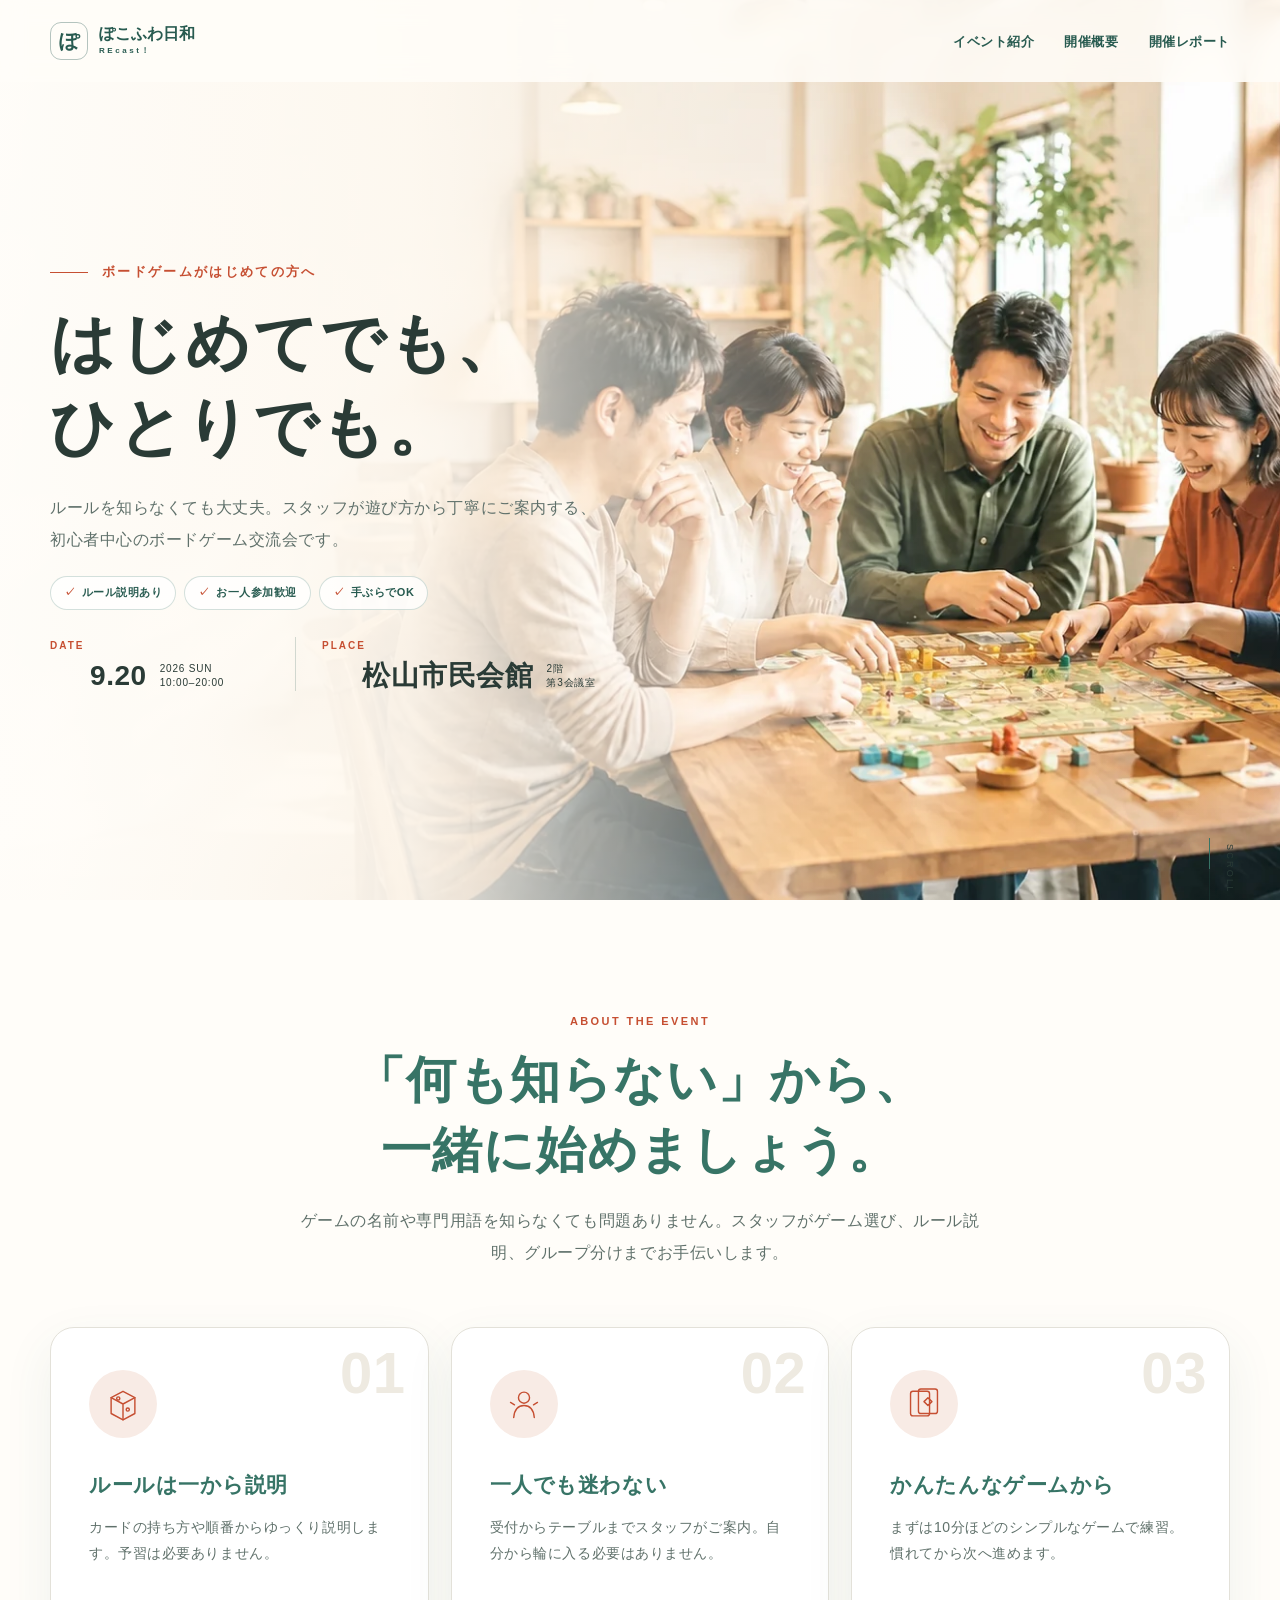
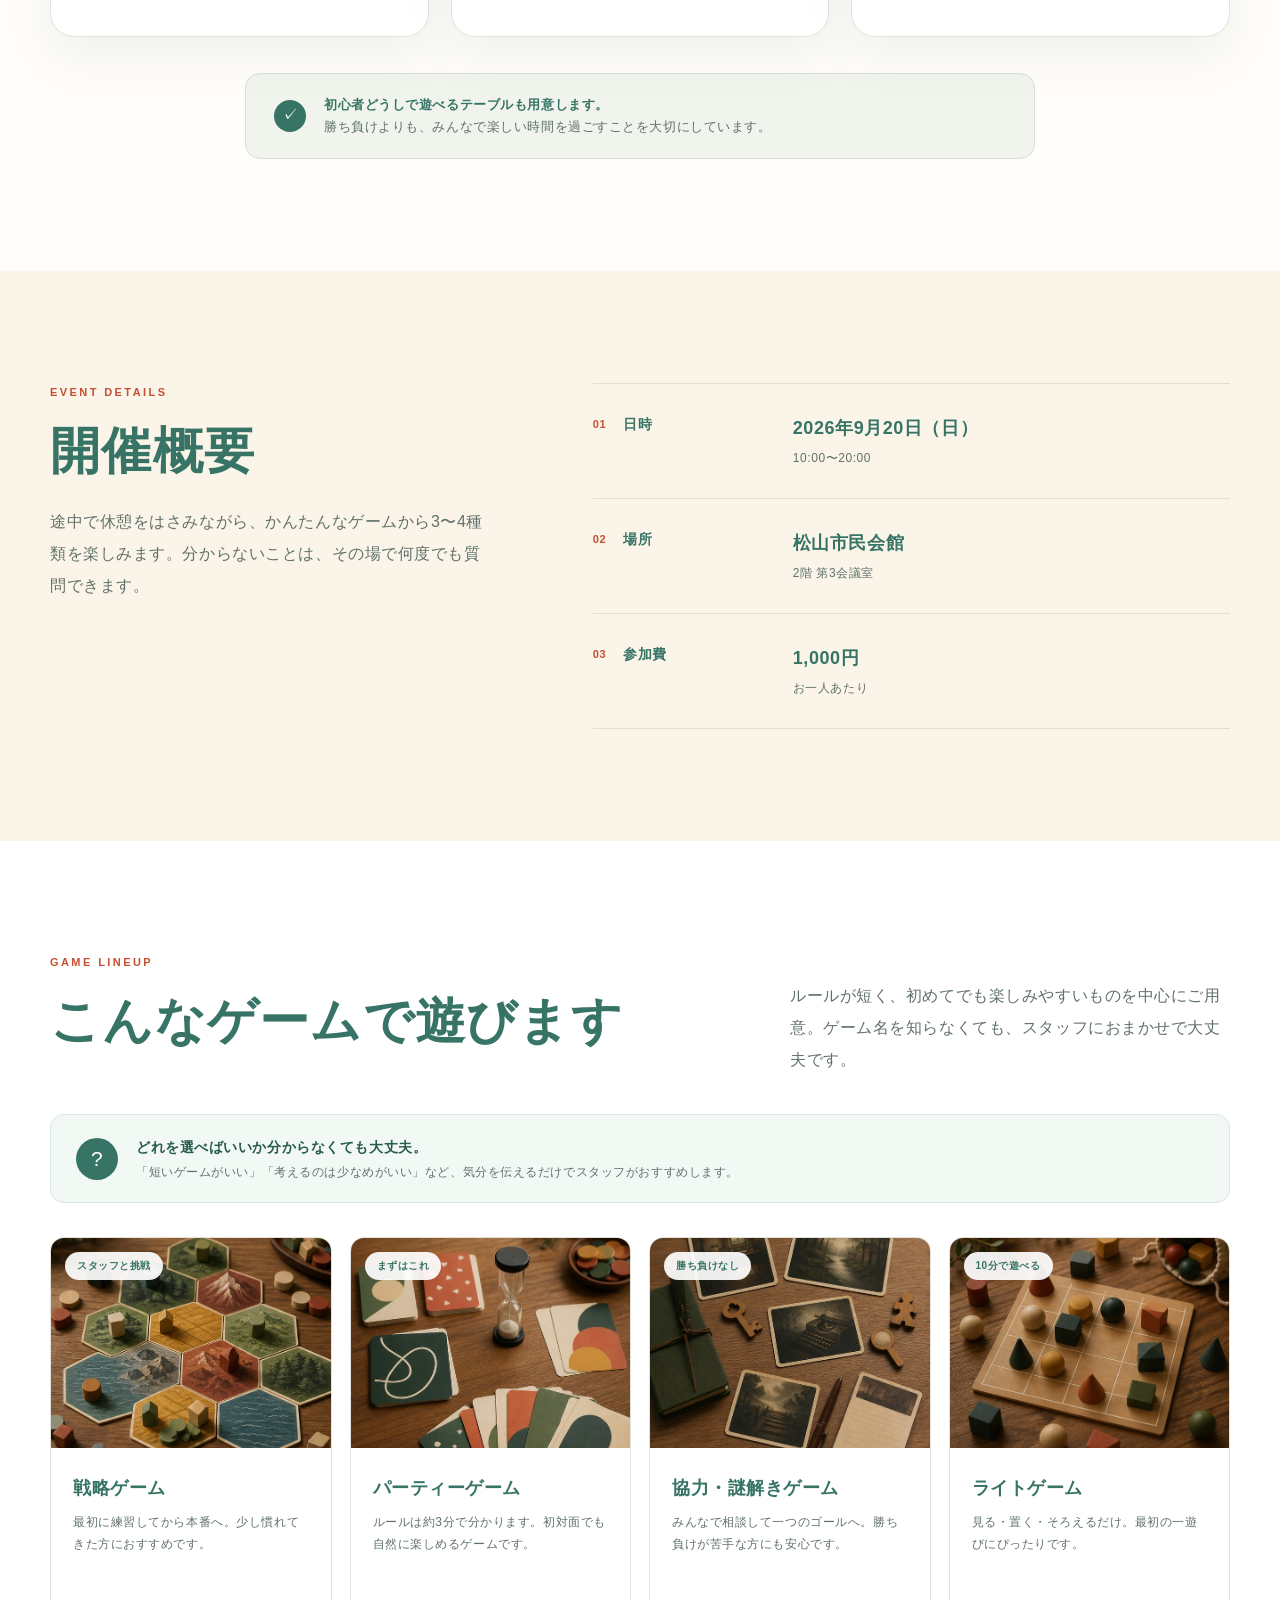
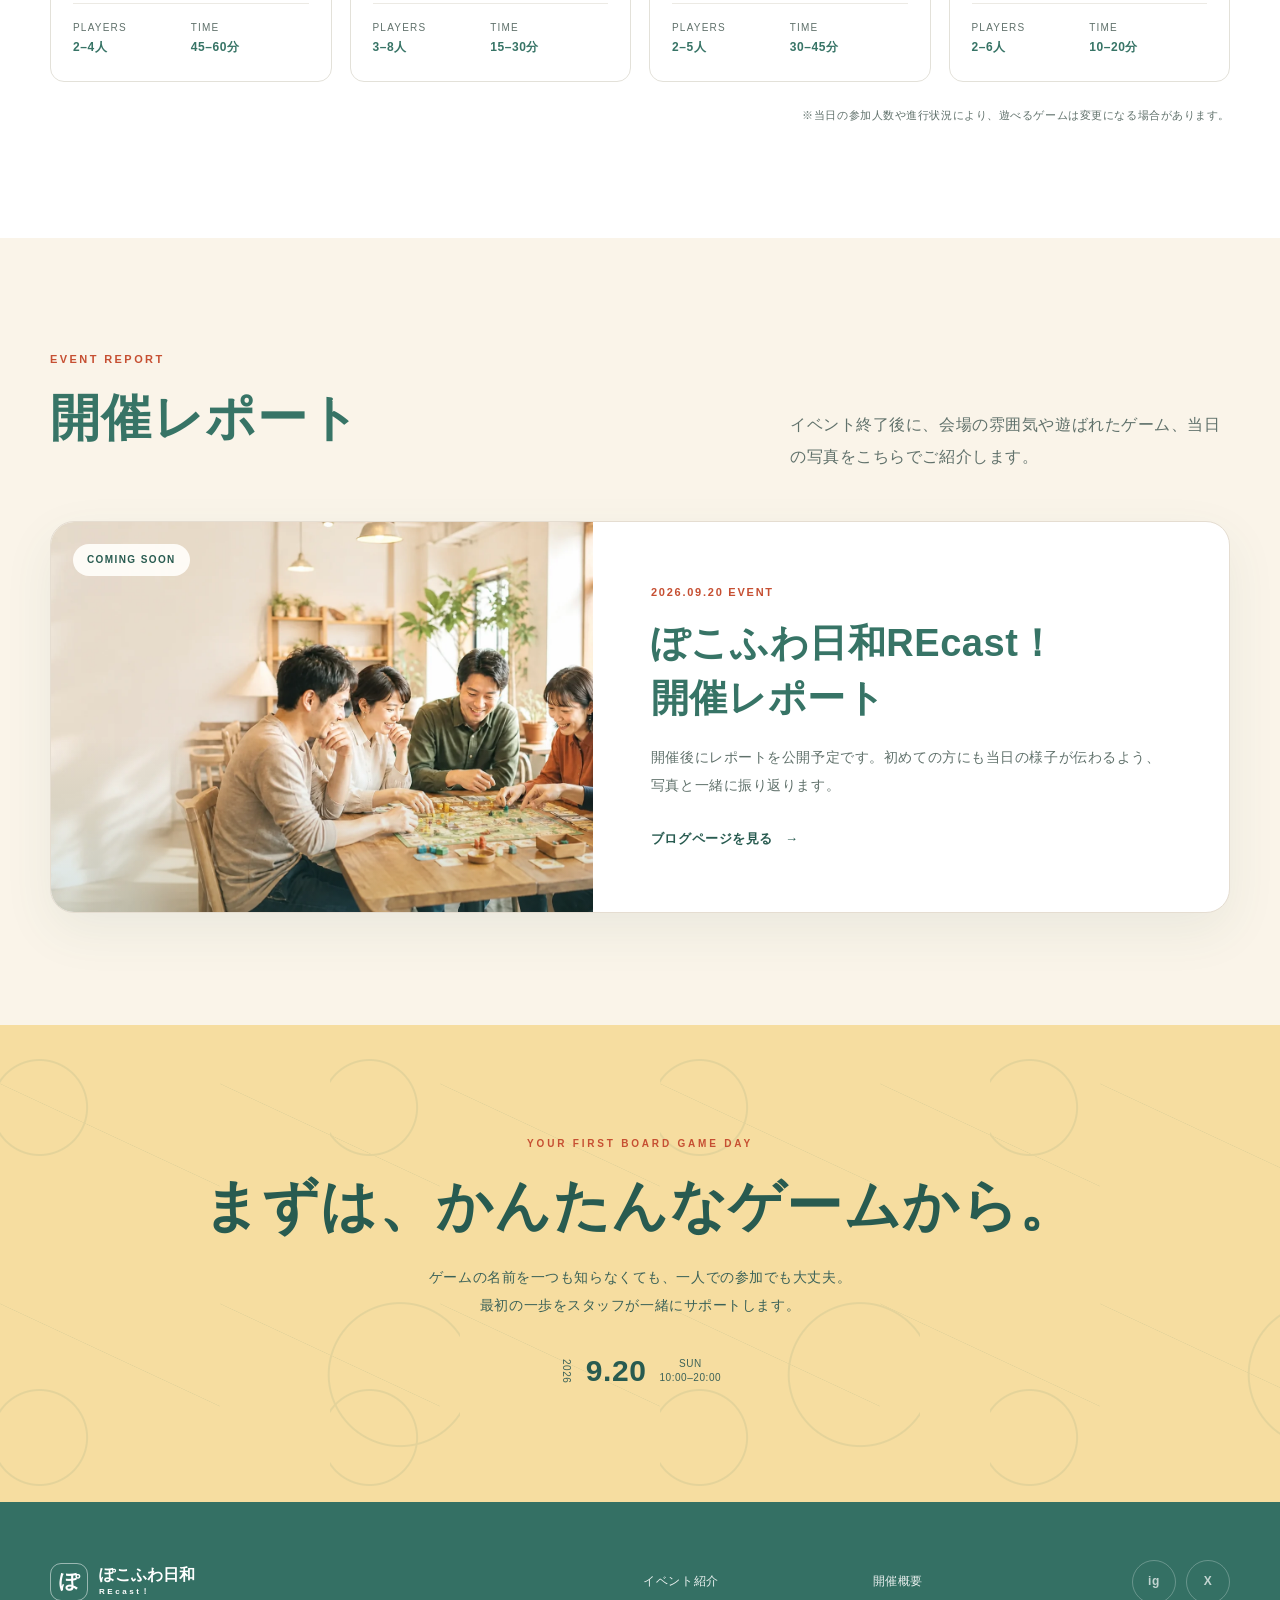
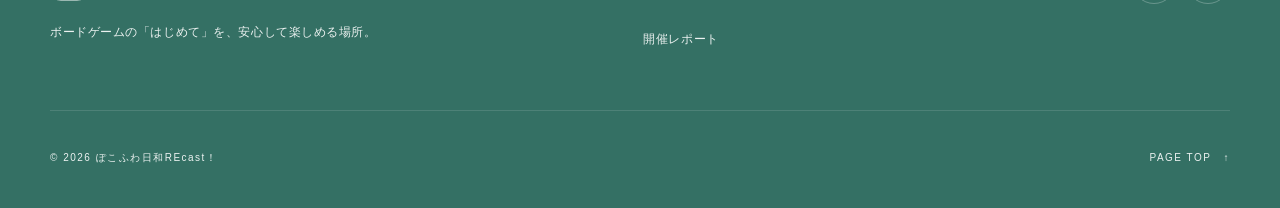
<file: index.html>
<!DOCTYPE html>
<html lang="ja">
<head>
  <meta charset="UTF-8">
  <meta name="viewport" content="width=device-width, initial-scale=1.0">
  <meta name="description" content="2026年9月20日、松山市民会館で開催する初心者歓迎のボードゲームイベント「ぽこふわ日和REcast！」の参加案内ページです。">
  <meta name="theme-color" content="#fffdf9">
  <title>ぽこふわ日和REcast！｜ボードゲームイベント</title>
  <link rel="stylesheet" href="style.css?v=7">
  <script src="script.js?v=7" defer></script>
</head>
<body>
  <a class="skip-link" href="#main-content">本文へスキップ</a>

  <!-- ヘッダー：イベント名やリンクはここで編集できます -->
  <header class="site-header" id="top">
    <div class="header-inner container">
      <a class="site-logo" href="#top" aria-label="ぽこふわ日和REcast！ トップへ">
        <span class="site-logo__mark" aria-hidden="true">ぽ</span>
        <span class="site-logo__text">ぽこふわ日和 <small>REcast！</small></span>
      </a>

      <button class="menu-button" type="button" aria-label="メニューを開く" aria-expanded="false" aria-controls="global-navigation">
        <span class="menu-button__label">メニュー</span>
        <span class="menu-button__lines" aria-hidden="true"><span></span><span></span><span></span></span>
      </button>

      <nav class="global-nav" id="global-navigation" aria-label="メインナビゲーション">
        <ul class="global-nav__list">
          <li><a href="#about">イベント紹介</a></li>
          <li><a href="#details">開催概要</a></li>
          <li><a href="blog/index.html">開催レポート</a></li>
        </ul>
      </nav>
    </div>
  </header>

  <main id="main-content" tabindex="-1">
    <!-- ファーストビュー：背景画像は images/hero-bright-v2.webp です -->
    <section class="hero" aria-labelledby="hero-title">
      <img class="hero__image" src="images/hero-bright-v2.webp" alt="大人たちが明るいカフェでボードゲームを楽しんでいる様子" width="1692" height="930" fetchpriority="high">
      <div class="hero__overlay" aria-hidden="true"></div>
      <div class="hero__inner container">
        <div class="hero__content">
          <p class="hero__eyebrow">ボードゲームがはじめての方へ</p>
          <h1 id="hero-title">はじめてでも、<br>ひとりでも。</h1>
          <p class="hero__lead">ルールを知らなくても大丈夫。スタッフが遊び方から丁寧にご案内する、初心者中心のボードゲーム交流会です。</p>

          <ul class="hero__badges" aria-label="初心者向けサポート">
            <li>ルール説明あり</li>
            <li>お一人参加歓迎</li>
            <li>手ぶらでOK</li>
          </ul>

          <dl class="hero__meta">
            <div>
              <dt>DATE</dt>
              <dd><strong>9.20</strong><span>2026 SUN<br>10:00–20:00</span></dd>
            </div>
            <div>
              <dt>PLACE</dt>
              <dd><strong>松山市民会館</strong><span>2階<br>第3会議室</span></dd>
            </div>
          </dl>

        </div>
      </div>
      <a class="hero__scroll" href="#about"><span>SCROLL</span><i aria-hidden="true"></i></a>
    </section>

    <!-- イベント紹介 -->
    <section class="section intro" id="about" aria-labelledby="about-title">
      <div class="container">
        <div class="section-heading section-heading--center">
          <p class="section-heading__label">ABOUT THE EVENT</p>
          <h2 id="about-title">「何も知らない」から、<br class="mobile-only">一緒に始めましょう。</h2>
          <p>ゲームの名前や専門用語を知らなくても問題ありません。スタッフがゲーム選び、ルール説明、グループ分けまでお手伝いします。</p>
        </div>

        <div class="feature-grid">
          <article class="feature-card">
            <span class="feature-card__number" aria-hidden="true">01</span>
            <div class="feature-card__icon" aria-hidden="true">
              <svg viewBox="0 0 48 48" role="img"><path d="M9 36V16l15-8 15 8v20L24 44 9 36Z"/><path d="m9 16 15 8 15-8M24 24v20"/><circle cx="18" cy="17" r="2"/><circle cx="30" cy="31" r="2"/></svg>
            </div>
            <h3>ルールは一から説明</h3>
            <p>カードの持ち方や順番からゆっくり説明します。予習は必要ありません。</p>
          </article>

          <article class="feature-card">
            <span class="feature-card__number" aria-hidden="true">02</span>
            <div class="feature-card__icon" aria-hidden="true">
              <svg viewBox="0 0 48 48" role="img"><circle cx="24" cy="16" r="7"/><path d="M11 41c1-10 6-15 13-15s12 5 13 15M7 22l5 3M41 22l-5 3"/></svg>
            </div>
            <h3>一人でも迷わない</h3>
            <p>受付からテーブルまでスタッフがご案内。自分から輪に入る必要はありません。</p>
          </article>

          <article class="feature-card">
            <span class="feature-card__number" aria-hidden="true">03</span>
            <div class="feature-card__icon" aria-hidden="true">
              <svg viewBox="0 0 48 48" role="img"><rect x="7" y="8" width="24" height="31" rx="3"/><rect x="17" y="5" width="24" height="31" rx="3"/><path d="m24 21 5-5 5 5-5 5-5-5Z"/></svg>
            </div>
            <h3>かんたんなゲームから</h3>
            <p>まずは10分ほどのシンプルなゲームで練習。慣れてから次へ進めます。</p>
          </article>
        </div>

        <aside class="reassurance" aria-label="安心して参加いただくためのお知らせ">
          <span class="reassurance__mark" aria-hidden="true">✓</span>
          <p><strong>初心者どうしで遊べるテーブルも用意します。</strong><br>勝ち負けよりも、みんなで楽しい時間を過ごすことを大切にしています。</p>
        </aside>
      </div>
    </section>

    <!-- 開催概要：実際の日時・会場に合わせて書き換えてください -->
    <section class="section event-details" id="details" aria-labelledby="details-title">
      <div class="container details-layout">
        <div class="section-heading">
          <p class="section-heading__label">EVENT DETAILS</p>
          <h2 id="details-title">開催概要</h2>
          <p>途中で休憩をはさみながら、かんたんなゲームから3〜4種類を楽しみます。分からないことは、その場で何度でも質問できます。</p>
        </div>

        <dl class="details-list">
          <div class="details-list__item">
            <dt><span>01</span>日時</dt>
            <dd><strong><time datetime="2026-09-20">2026年9月20日（日）</time></strong><small>10:00〜20:00</small></dd>
          </div>
          <div class="details-list__item">
            <dt><span>02</span>場所</dt>
            <dd><strong>松山市民会館</strong><small>2階 第3会議室</small></dd>
          </div>
          <div class="details-list__item">
            <dt><span>03</span>参加費</dt>
            <dd><strong>1,000円</strong><small>お一人あたり</small></dd>
          </div>
        </dl>
      </div>
    </section>

    <!-- ゲーム紹介：画像は images/ 内の同名ファイルを差し替えて変更できます -->
    <section class="section games" id="games" aria-labelledby="games-title">
      <div class="container">
        <div class="section-heading section-heading--row">
          <div>
            <p class="section-heading__label">GAME LINEUP</p>
            <h2 id="games-title">こんなゲームで遊びます</h2>
          </div>
          <p>ルールが短く、初めてでも楽しみやすいものを中心にご用意。ゲーム名を知らなくても、スタッフにおまかせで大丈夫です。</p>
        </div>

        <aside class="game-guide" aria-label="ゲーム選びのサポート">
          <span aria-hidden="true">?</span>
          <div><strong>どれを選べばいいか分からなくても大丈夫。</strong><p>「短いゲームがいい」「考えるのは少なめがいい」など、気分を伝えるだけでスタッフがおすすめします。</p></div>
        </aside>

        <div class="game-grid">
          <article class="game-card">
            <div class="game-card__image"><img src="images/game-strategy.jpg" alt="地形タイルと木製コマを使う戦略ゲーム" width="627" height="627" loading="lazy"><span>スタッフと挑戦</span></div>
            <div class="game-card__body">
              <h3>戦略ゲーム</h3>
              <p>最初に練習してから本番へ。少し慣れてきた方におすすめです。</p>
              <dl><div><dt>PLAYERS</dt><dd>2–4人</dd></div><div><dt>TIME</dt><dd>45–60分</dd></div></dl>
            </div>
          </article>

          <article class="game-card">
            <div class="game-card__image"><img src="images/game-party.jpg" alt="カードと砂時計を使うパーティーゲーム" width="627" height="627" loading="lazy"><span>まずはこれ</span></div>
            <div class="game-card__body">
              <h3>パーティーゲーム</h3>
              <p>ルールは約3分で分かります。初対面でも自然に楽しめるゲームです。</p>
              <dl><div><dt>PLAYERS</dt><dd>3–8人</dd></div><div><dt>TIME</dt><dd>15–30分</dd></div></dl>
            </div>
          </article>

          <article class="game-card">
            <div class="game-card__image"><img src="images/game-mystery.jpg" alt="カードやノートを使って謎を解く協力ゲーム" width="627" height="627" loading="lazy"><span>勝ち負けなし</span></div>
            <div class="game-card__body">
              <h3>協力・謎解きゲーム</h3>
              <p>みんなで相談して一つのゴールへ。勝ち負けが苦手な方にも安心です。</p>
              <dl><div><dt>PLAYERS</dt><dd>2–5人</dd></div><div><dt>TIME</dt><dd>30–45分</dd></div></dl>
            </div>
          </article>

          <article class="game-card">
            <div class="game-card__image"><img src="images/game-quick.jpg" alt="色と形の異なる木製コマを使う短時間ゲーム" width="627" height="627" loading="lazy"><span>10分で遊べる</span></div>
            <div class="game-card__body">
              <h3>ライトゲーム</h3>
              <p>見る・置く・そろえるだけ。最初の一遊びにぴったりです。</p>
              <dl><div><dt>PLAYERS</dt><dd>2–6人</dd></div><div><dt>TIME</dt><dd>10–20分</dd></div></dl>
            </div>
          </article>
        </div>
        <p class="games__caption">※当日の参加人数や進行状況により、遊べるゲームは変更になる場合があります。</p>
      </div>
    </section>

    <!-- 開催レポート：イベント終了後はリンク先を公開した記事へ変更できます -->
    <section class="section blog-preview" id="blog" aria-labelledby="blog-title">
      <div class="container">
        <div class="section-heading section-heading--row">
          <div>
            <p class="section-heading__label">EVENT REPORT</p>
            <h2 id="blog-title">開催レポート</h2>
          </div>
          <p>イベント終了後に、会場の雰囲気や遊ばれたゲーム、当日の写真をこちらでご紹介します。</p>
        </div>

        <a class="blog-preview-card" href="blog/index.html" aria-label="開催レポートのブログページを見る">
          <div class="blog-preview-card__image">
            <img src="images/hero-bright-v2.webp" alt="ボードゲームを囲んで交流する参加者のイメージ" width="1692" height="930" loading="lazy">
            <span>COMING SOON</span>
          </div>
          <div class="blog-preview-card__body">
            <time datetime="2026-09-20">2026.09.20 EVENT</time>
            <h3>ぽこふわ日和REcast！<br>開催レポート</h3>
            <p>開催後にレポートを公開予定です。初めての方にも当日の様子が伝わるよう、写真と一緒に振り返ります。</p>
            <span class="blog-preview-card__link">ブログページを見る <span aria-hidden="true">→</span></span>
          </div>
        </a>
      </div>
    </section>

    <!-- イベントメッセージ -->
    <section class="cta" id="event-message" aria-labelledby="cta-title">
      <div class="cta__pattern" aria-hidden="true"></div>
      <div class="container cta__inner">
        <p class="cta__label">YOUR FIRST BOARD GAME DAY</p>
        <h2 id="cta-title">まずは、かんたんな<br class="mobile-only">ゲームから。</h2>
        <p>ゲームの名前を一つも知らなくても、一人での参加でも大丈夫。<br class="desktop-only">最初の一歩をスタッフが一緒にサポートします。</p>
        <div class="cta__date"><span>2026</span><strong>9.20</strong><span>SUN<br>10:00–20:00</span></div>
      </div>
    </section>
  </main>

  <!-- フッター -->
  <footer class="site-footer">
    <div class="container footer-main">
      <div>
        <a class="site-logo site-logo--footer" href="#top" aria-label="ぽこふわ日和REcast！ トップへ">
          <span class="site-logo__mark" aria-hidden="true">ぽ</span>
          <span class="site-logo__text">ぽこふわ日和 <small>REcast！</small></span>
        </a>
        <p>ボードゲームの「はじめて」を、安心して楽しめる場所。</p>
      </div>
      <nav aria-label="フッターナビゲーション">
        <ul class="footer-links"><li><a href="#about">イベント紹介</a></li><li><a href="#details">開催概要</a></li><li><a href="blog/index.html">開催レポート</a></li></ul>
      </nav>
      <div class="social-links" aria-label="SNSリンク準備中">
        <span class="social-links__placeholder" aria-label="Instagramリンク準備中" title="Instagramリンク準備中"><span aria-hidden="true">ig</span></span>
        <span class="social-links__placeholder" aria-label="Xリンク準備中" title="Xリンク準備中"><span aria-hidden="true">X</span></span>
      </div>
    </div>
    <div class="container footer-bottom"><p>&copy; 2026 ぽこふわ日和REcast！</p><a href="#top">PAGE TOP <span aria-hidden="true">↑</span></a></div>
  </footer>

</body>
</html>
</file>
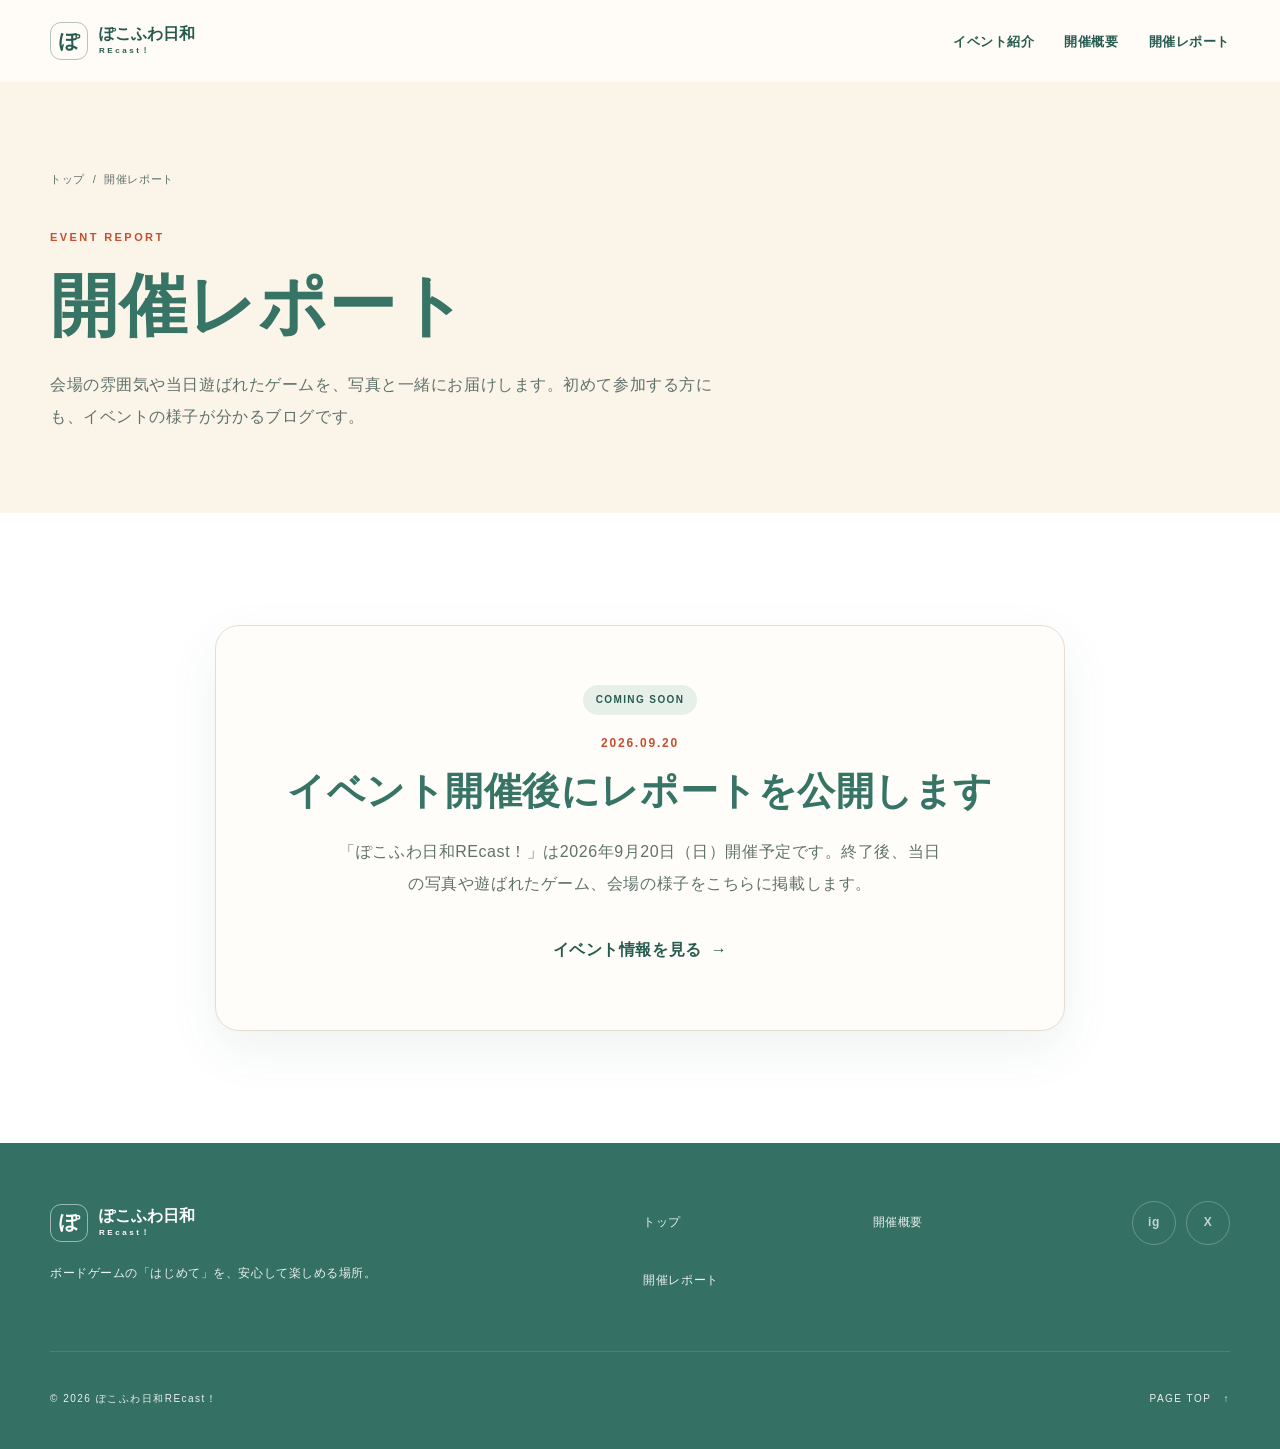
<file: blog/index.html>
<!DOCTYPE html>
<html lang="ja">
<head>
  <meta charset="UTF-8">
  <meta name="viewport" content="width=device-width, initial-scale=1.0">
  <meta name="description" content="ボードゲームイベント「ぽこふわ日和REcast！」の開催レポートを掲載するブログです。">
  <meta name="theme-color" content="#fffdf9">
  <title>開催レポート｜ぽこふわ日和REcast！</title>
  <link rel="stylesheet" href="../style.css?v=7">
  <script src="../script.js?v=7" defer></script>
</head>
<body class="blog-page">
  <a class="skip-link" href="#main-content">本文へスキップ</a>

  <header class="site-header" id="top">
    <div class="header-inner container">
      <a class="site-logo" href="../index.html" aria-label="ぽこふわ日和REcast！ トップページへ">
        <span class="site-logo__mark" aria-hidden="true">ぽ</span>
        <span class="site-logo__text">ぽこふわ日和 <small>REcast！</small></span>
      </a>

      <button class="menu-button" type="button" aria-label="メニューを開く" aria-expanded="false" aria-controls="global-navigation">
        <span class="menu-button__label">メニュー</span>
        <span class="menu-button__lines" aria-hidden="true"><span></span><span></span><span></span></span>
      </button>

      <nav class="global-nav" id="global-navigation" aria-label="メインナビゲーション">
        <ul class="global-nav__list">
          <li><a href="../index.html#about">イベント紹介</a></li>
          <li><a href="../index.html#details">開催概要</a></li>
          <li><a href="index.html" aria-current="page">開催レポート</a></li>
        </ul>
      </nav>
    </div>
  </header>

  <main id="main-content" tabindex="-1">
    <section class="blog-hero" aria-labelledby="blog-page-title">
      <div class="container">
        <nav class="breadcrumb" aria-label="パンくずリスト">
          <ol>
            <li><a href="../index.html">トップ</a></li>
            <li aria-current="page">開催レポート</li>
          </ol>
        </nav>
        <p class="blog-hero__label">EVENT REPORT</p>
        <h1 id="blog-page-title">開催レポート</h1>
        <p class="blog-hero__lead">会場の雰囲気や当日遊ばれたゲームを、写真と一緒にお届けします。初めて参加する方にも、イベントの様子が分かるブログです。</p>
      </div>
    </section>

    <section class="section blog-index" aria-labelledby="report-status-title">
      <div class="container">
        <div class="blog-empty">
          <span class="blog-empty__status">COMING SOON</span>
          <time datetime="2026-09-20">2026.09.20</time>
          <h2 id="report-status-title">イベント開催後に<br class="mobile-only">レポートを公開します</h2>
          <p>「ぽこふわ日和REcast！」は2026年9月20日（日）開催予定です。終了後、当日の写真や遊ばれたゲーム、会場の様子をこちらに掲載します。</p>
          <a class="text-link" href="../index.html#details">イベント情報を見る <span aria-hidden="true">→</span></a>
        </div>

        <!--
          記事公開後は、このコメントの下に記事カードを追加します。
          詳しい手順は同じフォルダ内の README.md を参照してください。
        -->
      </div>
    </section>
  </main>

  <footer class="site-footer">
    <div class="container footer-main">
      <div>
        <a class="site-logo site-logo--footer" href="../index.html" aria-label="ぽこふわ日和REcast！ トップページへ">
          <span class="site-logo__mark" aria-hidden="true">ぽ</span>
          <span class="site-logo__text">ぽこふわ日和 <small>REcast！</small></span>
        </a>
        <p>ボードゲームの「はじめて」を、安心して楽しめる場所。</p>
      </div>
      <nav aria-label="フッターナビゲーション">
        <ul class="footer-links"><li><a href="../index.html">トップ</a></li><li><a href="../index.html#details">開催概要</a></li><li><a href="index.html" aria-current="page">開催レポート</a></li></ul>
      </nav>
      <div class="social-links" aria-label="SNSリンク準備中">
        <span class="social-links__placeholder" aria-label="Instagramリンク準備中" title="Instagramリンク準備中"><span aria-hidden="true">ig</span></span>
        <span class="social-links__placeholder" aria-label="Xリンク準備中" title="Xリンク準備中"><span aria-hidden="true">X</span></span>
      </div>
    </div>
    <div class="container footer-bottom"><p>&copy; 2026 ぽこふわ日和REcast！</p><a href="#top">PAGE TOP <span aria-hidden="true">↑</span></a></div>
  </footer>
</body>
</html>
</file>
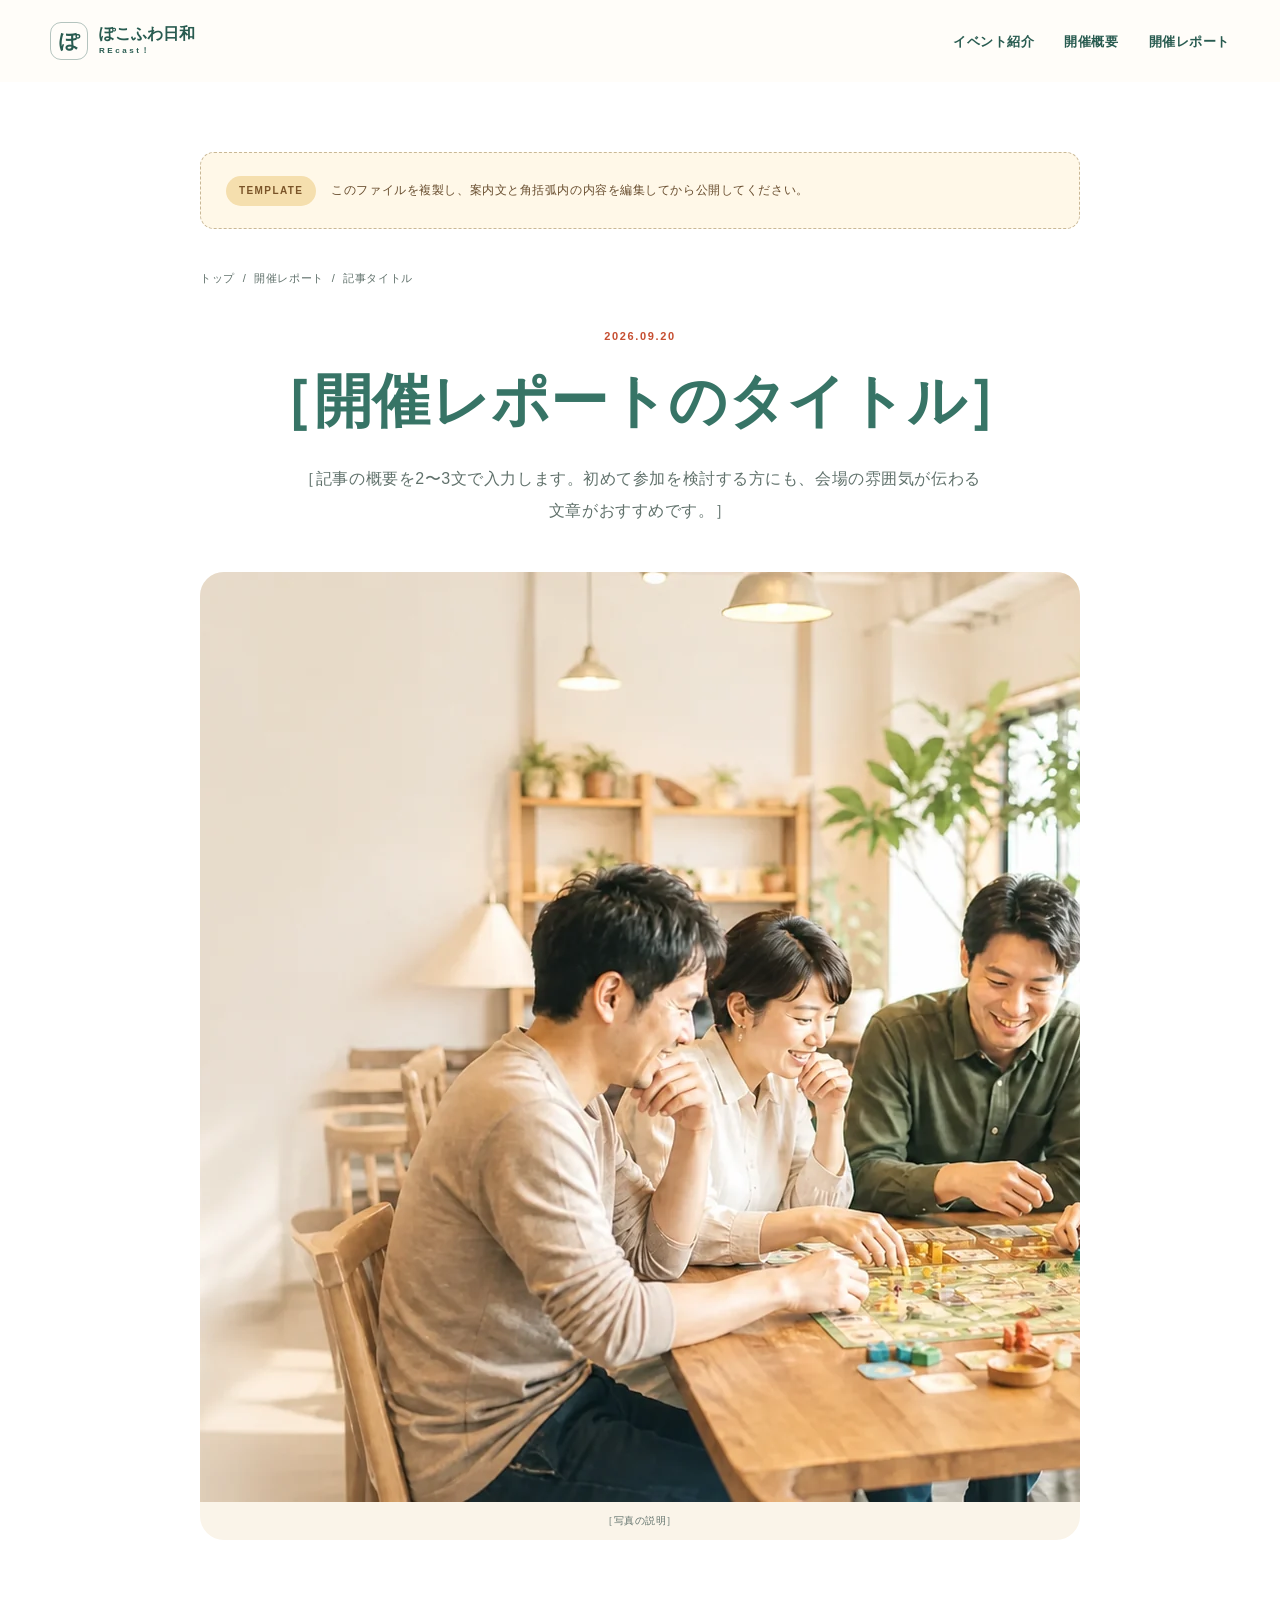
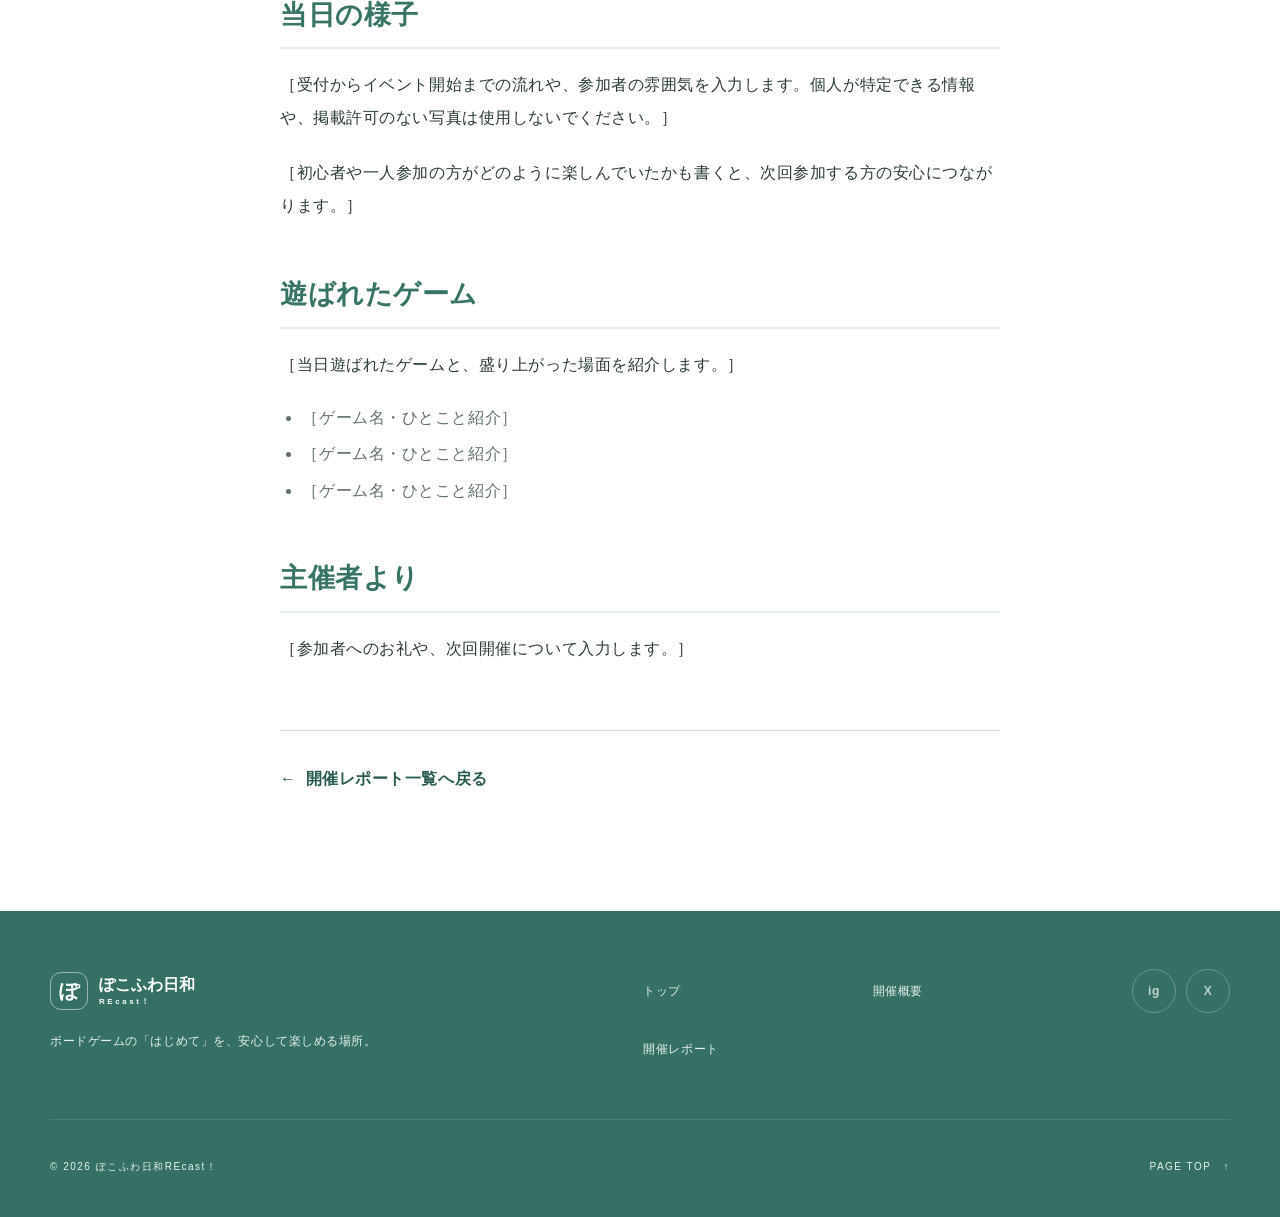
<file: blog/post-template.html>
<!DOCTYPE html>
<html lang="ja">
<head>
  <meta charset="UTF-8">
  <meta name="viewport" content="width=device-width, initial-scale=1.0">
  <meta name="description" content="開催レポート記事の説明文を入力してください。">
  <meta name="robots" content="noindex, nofollow">
  <meta name="theme-color" content="#fffdf9">
  <title>開催レポート記事テンプレート｜ぽこふわ日和REcast！</title>
  <link rel="stylesheet" href="../style.css?v=7">
  <script src="../script.js?v=7" defer></script>
</head>
<body class="blog-page">
  <a class="skip-link" href="#main-content">本文へスキップ</a>

  <header class="site-header" id="top">
    <div class="header-inner container">
      <a class="site-logo" href="../index.html" aria-label="ぽこふわ日和REcast！ トップページへ">
        <span class="site-logo__mark" aria-hidden="true">ぽ</span>
        <span class="site-logo__text">ぽこふわ日和 <small>REcast！</small></span>
      </a>

      <button class="menu-button" type="button" aria-label="メニューを開く" aria-expanded="false" aria-controls="global-navigation">
        <span class="menu-button__label">メニュー</span>
        <span class="menu-button__lines" aria-hidden="true"><span></span><span></span><span></span></span>
      </button>

      <nav class="global-nav" id="global-navigation" aria-label="メインナビゲーション">
        <ul class="global-nav__list">
          <li><a href="../index.html#about">イベント紹介</a></li>
          <li><a href="../index.html#details">開催概要</a></li>
          <li><a href="index.html">開催レポート</a></li>
        </ul>
      </nav>
    </div>
  </header>

  <main id="main-content" tabindex="-1" class="article-page">
    <article class="article-shell">
      <aside class="article-template-notice" aria-label="編集者向けのお知らせ">
        <span class="article-template-notice__label">TEMPLATE</span>
        <p>このファイルを複製し、案内文と角括弧内の内容を編集してから公開してください。</p>
      </aside>

      <nav class="breadcrumb" aria-label="パンくずリスト">
        <ol>
          <li><a href="../index.html">トップ</a></li>
          <li><a href="index.html">開催レポート</a></li>
          <li aria-current="page">記事タイトル</li>
        </ol>
      </nav>

      <header class="article-header">
        <time datetime="2026-09-20">2026.09.20</time>
        <h1>［開催レポートのタイトル］</h1>
        <p>［記事の概要を2〜3文で入力します。初めて参加を検討する方にも、会場の雰囲気が伝わる文章がおすすめです。］</p>
      </header>

      <figure class="article-hero-image">
        <!-- 写真は ../images/blog/ に保存し、下の src と alt を変更してください -->
        <img src="../images/hero-bright-v2.webp" alt="イベント当日のメイン写真の説明を入力してください" width="1692" height="930">
        <figcaption>［写真の説明］</figcaption>
      </figure>

      <div class="article-content">
        <section aria-labelledby="report-overview">
          <h2 id="report-overview">当日の様子</h2>
          <p>［受付からイベント開始までの流れや、参加者の雰囲気を入力します。個人が特定できる情報や、掲載許可のない写真は使用しないでください。］</p>
          <p>［初心者や一人参加の方がどのように楽しんでいたかも書くと、次回参加する方の安心につながります。］</p>
        </section>

        <section aria-labelledby="report-games">
          <h2 id="report-games">遊ばれたゲーム</h2>
          <p>［当日遊ばれたゲームと、盛り上がった場面を紹介します。］</p>
          <ul>
            <li>［ゲーム名・ひとこと紹介］</li>
            <li>［ゲーム名・ひとこと紹介］</li>
            <li>［ゲーム名・ひとこと紹介］</li>
          </ul>
        </section>

        <section aria-labelledby="report-comment">
          <h2 id="report-comment">主催者より</h2>
          <p>［参加者へのお礼や、次回開催について入力します。］</p>
        </section>
      </div>

      <footer class="article-footer">
        <a class="text-link" href="index.html"><span aria-hidden="true">←</span> 開催レポート一覧へ戻る</a>
      </footer>
    </article>
  </main>

  <footer class="site-footer">
    <div class="container footer-main">
      <div>
        <a class="site-logo site-logo--footer" href="../index.html" aria-label="ぽこふわ日和REcast！ トップページへ">
          <span class="site-logo__mark" aria-hidden="true">ぽ</span>
          <span class="site-logo__text">ぽこふわ日和 <small>REcast！</small></span>
        </a>
        <p>ボードゲームの「はじめて」を、安心して楽しめる場所。</p>
      </div>
      <nav aria-label="フッターナビゲーション">
        <ul class="footer-links"><li><a href="../index.html">トップ</a></li><li><a href="../index.html#details">開催概要</a></li><li><a href="index.html">開催レポート</a></li></ul>
      </nav>
      <div class="social-links" aria-label="SNSリンク準備中">
        <span class="social-links__placeholder" aria-label="Instagramリンク準備中" title="Instagramリンク準備中"><span aria-hidden="true">ig</span></span>
        <span class="social-links__placeholder" aria-label="Xリンク準備中" title="Xリンク準備中"><span aria-hidden="true">X</span></span>
      </div>
    </div>
    <div class="container footer-bottom"><p>&copy; 2026 ぽこふわ日和REcast！</p><a href="#top">PAGE TOP <span aria-hidden="true">↑</span></a></div>
  </footer>
</body>
</html>
</file>
<file: style.css>
/* ==================================================
   1. 基本設定・カラーパレット
   色を変更する場合は、まず下の変数を編集してください。
================================================== */
:root {
  --color-green: #377466;
  --color-green-dark: #285b50;
  --color-terracotta: #c64f32;
  --color-cream: #faf4e9;
  --color-cream-light: #fffdf9;
  --color-ink: #2a3b36;
  --color-muted: #60716b;
  --color-line: #e5ddd1;
  --color-white: #fff;
  --shadow-card: 0 18px 50px rgba(55, 97, 84, 0.08);
  --radius-large: 24px;
  --radius-medium: 14px;
  --container: 1180px;
  --header-height: 82px;
  --touch-target: 44px;
  --font-body: "Hiragino Maru Gothic ProN", "BIZ UDPGothic", "Yu Gothic", "YuGothic", sans-serif;
  --font-display: "Hiragino Maru Gothic ProN", "BIZ UDPGothic", "Yu Gothic", "YuGothic", sans-serif;
  --font-accent: "Arial Rounded MT Bold", "Avenir Next Rounded", Arial, sans-serif;
}

*, *::before, *::after { box-sizing: border-box; }
html { scroll-behavior: smooth; scroll-padding-top: var(--header-height); }
body {
  margin: 0;
  color: var(--color-ink);
  background: var(--color-cream-light);
  font-family: var(--font-body);
  font-size: 16px;
  line-height: 1.8;
  letter-spacing: 0.035em;
  font-feature-settings: "palt" 1;
  -webkit-font-smoothing: antialiased;
}
body.menu-open { overflow: hidden; }
img { display: block; max-width: 100%; }
a { color: inherit; text-decoration: none; }
button { color: inherit; font: inherit; }
ul, ol { margin: 0; padding: 0; list-style: none; }
h1, h2, h3, p, dl, dd { margin-top: 0; }
button, a { -webkit-tap-highlight-color: transparent; }
:focus-visible { outline: 3px solid #005fcc; outline-offset: 3px; box-shadow: 0 0 0 5px #fff; }
#main-content:focus { outline: none; box-shadow: none; }

.container { width: min(calc(100% - 48px), var(--container)); margin-inline: auto; }
.mobile-only { display: none; }
.skip-link { position: fixed; z-index: 200; top: 8px; left: 8px; padding: 10px 18px; background: #fff; color: var(--color-green); transform: translateY(-150%); }
.skip-link:focus { transform: translateY(0); }

/* ==================================================
   2. ヘッダー・ナビゲーション
================================================== */
.site-header { position: fixed; z-index: 100; top: 0; left: 0; width: 100%; color: var(--color-green-dark); background: rgba(255, 253, 249, .88); transition: background .3s ease, box-shadow .3s ease; backdrop-filter: blur(12px); }
.site-header.is-scrolled { background: rgba(255, 253, 249, .97); box-shadow: 0 4px 22px rgba(44, 76, 67, .1); }
.header-inner { display: flex; height: var(--header-height); align-items: center; justify-content: space-between; }
.site-logo { display: inline-flex; min-height: var(--touch-target); align-items: center; gap: 11px; font-weight: 800; line-height: 1.05; letter-spacing: .005em; }
.site-logo__mark { display: grid; width: 38px; height: 38px; place-items: center; border: 1px solid rgba(40,91,80,.35); border-radius: 11px; font-family: var(--font-accent); font-size: 20px; }
.site-logo__text { display: flex; flex-direction: column; font-family: var(--font-accent); font-size: 16px; }
.site-logo__text small { margin-top: 4px; font-family: inherit; font-size: 8px; letter-spacing: .32em; }
.global-nav, .global-nav__list { display: flex; align-items: center; }
.global-nav { gap: 36px; }
.global-nav__list { gap: 30px; }
.global-nav__list a { position: relative; padding-block: 10px; font-size: 13px; font-weight: 700; }
.global-nav__list a::after { position: absolute; bottom: 4px; left: 0; width: 100%; height: 1px; background: currentColor; content: ""; transform: scaleX(0); transition: transform .2s ease; }
.global-nav__list a:hover::after { transform: scaleX(1); }
.menu-button { display: none; }

/* ==================================================
   3. ファーストビュー
================================================== */
.hero { position: relative; display: grid; min-height: 780px; height: min(920px, 100svh); place-items: center; overflow: hidden; color: var(--color-ink); background: var(--color-cream); }
.hero__image, .hero__overlay { position: absolute; inset: 0; width: 100%; height: 100%; }
.hero__image { object-fit: cover; object-position: center; }
.hero__overlay { background: linear-gradient(90deg, rgba(255,253,249,.98) 0%, rgba(255,250,242,.92) 32%, rgba(255,250,242,.34) 58%, rgba(255,255,255,.02) 76%); }
.hero__inner { position: relative; z-index: 2; padding-top: var(--header-height); }
.hero__content { width: min(650px, 58%); }
.hero__eyebrow { display: flex; align-items: center; gap: 14px; margin-bottom: 17px; color: var(--color-terracotta); font-size: 13px; font-weight: 800; letter-spacing: .18em; }
.hero__eyebrow::before { width: 38px; height: 1px; background: currentColor; content: ""; }
.hero h1 { margin-bottom: 22px; font-family: var(--font-display); font-size: clamp(48px, 5vw, 76px); font-weight: 700; line-height: 1.32; letter-spacing: .025em; text-wrap: balance; }
.hero__lead { max-width: 560px; margin-bottom: 20px; color: var(--color-muted); font-size: 16px; line-height: 2; }
.hero__badges { display: flex; flex-wrap: wrap; gap: 8px; margin-bottom: 27px; }
.hero__badges li { padding: 6px 13px; border: 1px solid rgba(55,116,102,.22); border-radius: 999px; color: var(--color-green-dark); background: rgba(255,255,255,.76); font-size: 11px; font-weight: 700; }
.hero__badges li::before { margin-right: 6px; color: var(--color-terracotta); content: "✓"; }
.hero__meta { display: flex; margin-bottom: 31px; }
.hero__meta > div { min-width: 245px; padding: 0 26px; border-left: 1px solid rgba(40,91,80,.2); }
.hero__meta > div:first-child { padding-left: 0; border-left: 0; }
.hero__meta dt { margin-bottom: 7px; color: var(--color-terracotta); font-family: var(--font-accent); font-size: 10px; font-weight: 700; letter-spacing: .2em; }
.hero__meta dd { display: flex; align-items: center; gap: 13px; margin-bottom: 0; }
.hero__meta strong { font-family: var(--font-accent); font-size: 28px; font-weight: 700; line-height: 1; }
.hero__meta span { font-size: 10px; line-height: 1.45; letter-spacing: .08em; }
.hero__scroll { position: absolute; z-index: 2; right: 42px; bottom: 0; display: flex; flex-direction: column; align-items: center; gap: 12px; font-size: 9px; letter-spacing: .25em; writing-mode: vertical-rl; }
.hero__scroll i { display: block; width: 1px; height: 62px; overflow: hidden; background: rgba(40,91,80,.25); }
.hero__scroll i::after { display: block; width: 100%; height: 50%; background: var(--color-green); content: ""; animation: scroll-line 2s infinite ease-in-out; }
@keyframes scroll-line { 0% { transform: translateY(-100%); } 55%,100% { transform: translateY(210%); } }

/* ==================================================
   4. 共通セクション見出し
================================================== */
.section { padding: 112px 0; }
.section-heading { max-width: 490px; }
.section-heading--center { max-width: 700px; margin: 0 auto 58px; text-align: center; }
.section-heading--row { display: flex; max-width: none; align-items: flex-end; justify-content: space-between; margin-bottom: 48px; }
.section-heading--row > p { max-width: 440px; margin-bottom: 7px; }
.section-heading__label { margin-bottom: 13px; color: var(--color-terracotta); font-family: var(--font-accent); font-size: 11px; font-weight: 800; letter-spacing: .22em; }
.section-heading h2 { margin-bottom: 20px; color: var(--color-green); font-family: var(--font-display); font-size: clamp(34px, 4vw, 50px); font-weight: 700; line-height: 1.4; letter-spacing: .025em; text-wrap: balance; }
.section-heading > p:last-child { margin-bottom: 0; color: var(--color-muted); line-height: 2; }

/* ==================================================
   5. イベント紹介
================================================== */
.intro { position: relative; background: var(--color-cream-light); }
.feature-grid { display: grid; grid-template-columns: repeat(3, 1fr); gap: 22px; }
.feature-card { position: relative; min-height: 310px; padding: 42px 38px 36px; overflow: hidden; border: 1px solid #e3e1d9; border-radius: var(--radius-large); background: var(--color-white); box-shadow: var(--shadow-card); }
.feature-card__number { position: absolute; top: 16px; right: 22px; color: #eeeae1; font-family: var(--font-accent); font-size: 58px; font-weight: 700; line-height: 1; }
.feature-card__icon { display: grid; width: 68px; height: 68px; margin-bottom: 28px; place-items: center; border-radius: 50%; color: var(--color-terracotta); background: #f8ebe5; }
.feature-card__icon svg { width: 38px; fill: none; stroke: currentColor; stroke-linecap: round; stroke-linejoin: round; stroke-width: 1.8; }
.feature-card h3 { margin-bottom: 10px; color: var(--color-green); font-size: 21px; }
.feature-card p { margin-bottom: 0; color: var(--color-muted); font-size: 14px; line-height: 1.9; }
.reassurance { display: flex; max-width: 790px; align-items: center; gap: 18px; margin: 36px auto 0; padding: 20px 28px; border: 1px solid #d9ded6; border-radius: 15px; background: #f0f4ed; }
.reassurance__mark { display: grid; flex: 0 0 auto; width: 32px; height: 32px; place-items: center; border-radius: 50%; color: #fff; background: var(--color-green); }
.reassurance p { margin-bottom: 0; color: var(--color-muted); font-size: 13px; line-height: 1.7; }
.reassurance strong { color: var(--color-green); }

/* ==================================================
   6. 開催概要
================================================== */
.event-details { background: var(--color-cream); }
.details-layout { display: grid; grid-template-columns: .82fr 1.18fr; gap: 100px; }
.details-layout .section-heading { position: sticky; top: calc(var(--header-height) + 48px); align-self: start; }
.details-list { margin: 0; }
.details-list__item { display: grid; grid-template-columns: 160px 1fr; align-items: start; padding: 28px 0; border-bottom: 1px solid var(--color-line); }
.details-list__item:first-child { border-top: 1px solid var(--color-line); }
.details-list dt { display: flex; align-items: center; gap: 17px; color: var(--color-green); font-size: 14px; font-weight: 700; }
.details-list dt span { color: var(--color-terracotta); font-family: var(--font-accent); font-size: 11px; }
.details-list dd { margin-bottom: 0; }
.details-list dd strong, .details-list dd small { display: block; }
.details-list dd strong { margin-bottom: 4px; color: var(--color-green); font-size: 18px; }
.details-list dd small { color: var(--color-muted); font-size: 12px; }

/* ==================================================
   7. ゲームカード
================================================== */
.games { background: #fff; }
.game-guide { display: flex; align-items: center; gap: 18px; margin: -10px 0 34px; padding: 20px 25px; border: 1px solid #d9e5df; border-radius: var(--radius-medium); background: #f2f8f4; }
.game-guide > span { display: grid; flex: 0 0 auto; width: 42px; height: 42px; place-items: center; border-radius: 50%; color: #fff; background: var(--color-green); font-family: var(--font-accent); font-size: 21px; }
.game-guide strong { display: block; margin-bottom: 2px; color: var(--color-green-dark); font-size: 14px; }
.game-guide p { margin: 0; color: var(--color-muted); font-size: 12px; line-height: 1.7; }
.game-grid { display: grid; grid-template-columns: repeat(4, 1fr); gap: 18px; }
.game-card { overflow: hidden; border: 1px solid #e3e1d9; border-radius: var(--radius-medium); background: #fff; transition: transform .25s ease, box-shadow .25s ease; }
.game-card:hover { box-shadow: var(--shadow-card); transform: translateY(-5px); }
.game-card__image { position: relative; aspect-ratio: 4 / 3; overflow: hidden; background: #ddd; }
.game-card__image img { width: 100%; height: 100%; object-fit: cover; transition: transform .5s ease; }
.game-card:hover .game-card__image img { transform: scale(1.035); }
.game-card__image span { position: absolute; top: 14px; left: 14px; padding: 5px 12px; border-radius: 999px; color: var(--color-green); background: rgba(255,255,255,.92); font-size: 10px; font-weight: 700; }
.game-card__body { padding: 24px 22px 22px; }
.game-card h3 { margin-bottom: 8px; color: var(--color-green); font-size: 18px; }
.game-card p { min-height: 73px; margin-bottom: 18px; color: var(--color-muted); font-size: 12px; line-height: 1.8; }
.game-card dl { display: flex; margin: 0; padding-top: 15px; border-top: 1px solid #eceae4; }
.game-card dl > div { width: 50%; }
.game-card dt { color: var(--color-muted); font-family: var(--font-accent); font-size: 10px; letter-spacing: .12em; }
.game-card dd { margin: 0; color: var(--color-green); font-size: 12px; font-weight: 700; }
.games__caption { margin: 24px 0 0; color: var(--color-muted); font-size: 11px; text-align: right; }

/* ==================================================
   8. 開催レポート・ブログ
================================================== */
.blog-preview { background: var(--color-cream); }
.blog-preview-card { display: grid; grid-template-columns: minmax(0, .92fr) minmax(0, 1.08fr); overflow: hidden; border: 1px solid var(--color-line); border-radius: var(--radius-large); background: #fff; box-shadow: var(--shadow-card); transition: transform .25s ease, box-shadow .25s ease; }
.blog-preview-card:hover { box-shadow: 0 24px 58px rgba(55, 97, 84, .14); transform: translateY(-4px); }
.blog-preview-card__image { position: relative; min-height: 390px; overflow: hidden; background: #e7e0d6; }
.blog-preview-card__image::after { position: absolute; inset: 0; background: linear-gradient(180deg, transparent 55%, rgba(40, 91, 80, .18)); content: ""; }
.blog-preview-card__image img { width: 100%; height: 100%; object-fit: cover; transition: transform .5s ease; }
.blog-preview-card:hover .blog-preview-card__image img { transform: scale(1.025); }
.blog-preview-card__image > span { position: absolute; z-index: 1; top: 22px; left: 22px; padding: 7px 14px; border-radius: 999px; color: var(--color-green-dark); background: rgba(255, 253, 249, .94); font-family: var(--font-accent); font-size: 10px; font-weight: 800; letter-spacing: .14em; }
.blog-preview-card__body { display: flex; flex-direction: column; justify-content: center; padding: 50px 58px; }
.blog-preview-card__body time { margin-bottom: 13px; color: var(--color-terracotta); font-family: var(--font-accent); font-size: 11px; font-weight: 800; letter-spacing: .16em; }
.blog-preview-card__body h3 { margin-bottom: 17px; color: var(--color-green); font-family: var(--font-display); font-size: clamp(27px, 3vw, 38px); line-height: 1.45; }
.blog-preview-card__body p { margin-bottom: 28px; color: var(--color-muted); font-size: 14px; line-height: 2; }
.blog-preview-card__link { display: inline-flex; align-items: center; gap: 12px; color: var(--color-green-dark); font-size: 13px; font-weight: 800; }

/* ブログ一覧ページ */
.blog-hero { padding: calc(var(--header-height) + 88px) 0 80px; background: var(--color-cream); }
.breadcrumb { margin-bottom: 38px; color: var(--color-muted); font-size: 11px; }
.breadcrumb ol { display: flex; flex-wrap: wrap; gap: 8px; }
.breadcrumb li + li::before { margin-right: 8px; content: "/"; }
.blog-hero__label { margin-bottom: 12px; color: var(--color-terracotta); font-family: var(--font-accent); font-size: 11px; font-weight: 800; letter-spacing: .22em; }
.blog-hero h1 { margin-bottom: 18px; color: var(--color-green); font-family: var(--font-display); font-size: clamp(40px, 6vw, 68px); line-height: 1.35; }
.blog-hero__lead { max-width: 670px; margin-bottom: 0; color: var(--color-muted); line-height: 2; }
.blog-index { background: #fff; }
.blog-empty { max-width: 850px; margin: 0 auto; padding: 58px; border: 1px solid var(--color-line); border-radius: var(--radius-large); background: var(--color-cream-light); text-align: center; box-shadow: var(--shadow-card); }
.blog-empty__status, .article-template-notice__label { display: inline-block; margin-bottom: 18px; padding: 6px 13px; border-radius: 999px; color: var(--color-green-dark); background: #e6f0e9; font-family: var(--font-accent); font-size: 10px; font-weight: 800; letter-spacing: .14em; }
.blog-empty time { display: block; margin-bottom: 8px; color: var(--color-terracotta); font-family: var(--font-accent); font-size: 12px; font-weight: 800; letter-spacing: .15em; }
.blog-empty h2 { margin-bottom: 16px; color: var(--color-green); font-family: var(--font-display); font-size: clamp(26px, 4vw, 38px); line-height: 1.5; }
.blog-empty p { max-width: 610px; margin: 0 auto 28px; color: var(--color-muted); line-height: 2; }
.text-link { display: inline-flex; min-height: var(--touch-target); align-items: center; gap: 9px; color: var(--color-green-dark); font-weight: 800; }
.text-link:hover { color: var(--color-terracotta); }

/* ブログ記事テンプレート */
.article-page { padding: calc(var(--header-height) + 70px) 0 110px; background: #fff; }
.article-shell { width: min(calc(100% - 48px), 880px); margin-inline: auto; }
.article-template-notice { margin-bottom: 40px; padding: 22px 25px; border: 1px dashed #c9b896; border-radius: var(--radius-medium); background: #fff8e8; }
.article-template-notice__label { margin: 0 10px 0 0; color: #7a5428; background: #f5dfae; }
.article-template-notice p { display: inline; margin: 0; color: #684d2e; font-size: 12px; }
.article-header { margin-bottom: 45px; text-align: center; }
.article-header time { display: block; margin-bottom: 12px; color: var(--color-terracotta); font-family: var(--font-accent); font-size: 11px; font-weight: 800; letter-spacing: .15em; }
.article-header h1 { margin-bottom: 20px; color: var(--color-green); font-family: var(--font-display); font-size: clamp(36px, 5vw, 58px); line-height: 1.45; }
.article-header p { max-width: 690px; margin: 0 auto; color: var(--color-muted); line-height: 2; }
.article-hero-image { margin: 0 0 55px; overflow: hidden; border-radius: var(--radius-large); background: var(--color-cream); }
.article-hero-image img { width: 100%; aspect-ratio: 16 / 9; object-fit: cover; }
.article-hero-image figcaption { padding: 10px 16px; color: var(--color-muted); font-size: 10px; text-align: center; }
.article-content { max-width: 720px; margin: 0 auto; }
.article-content section { margin-bottom: 52px; }
.article-content h2 { margin-bottom: 20px; padding-bottom: 12px; border-bottom: 2px solid #e6eee9; color: var(--color-green); font-family: var(--font-display); font-size: 27px; line-height: 1.5; }
.article-content p { margin-bottom: 22px; color: var(--color-ink); line-height: 2.05; }
.article-content ul { margin: 0 0 22px; padding-left: 1.4em; color: var(--color-muted); list-style: disc; }
.article-content li { margin-bottom: 8px; }
.article-footer { max-width: 720px; margin: 65px auto 0; padding-top: 26px; border-top: 1px solid var(--color-line); }

/* ==================================================
   9. イベントメッセージ
================================================== */
.cta { position: relative; overflow: hidden; padding: 110px 0 104px; color: var(--color-green-dark); background: #f6dda0; text-align: center; }
.cta__pattern { position: absolute; inset: 0; opacity: .09; background-image: radial-gradient(circle at 12% 25%, transparent 0 46px, var(--color-green) 47px 48px, transparent 49px), radial-gradient(circle at 87% 76%, transparent 0 70px, var(--color-green) 71px 72px, transparent 73px), linear-gradient(25deg, transparent 49.8%, var(--color-green) 50%, transparent 50.2%); background-size: 330px 330px, 460px 460px, 220px 220px; }
.cta__inner { position: relative; z-index: 1; }
.cta__label { margin-bottom: 14px; color: var(--color-terracotta); font-family: var(--font-accent); font-size: 10px; font-weight: 700; letter-spacing: .28em; }
.cta h2 { margin-bottom: 18px; font-family: var(--font-display); font-size: clamp(36px, 4.5vw, 56px); font-weight: 700; line-height: 1.4; letter-spacing: .025em; text-wrap: balance; }
.cta h2 + p { color: #3b6258; font-size: 14px; line-height: 2; }
.cta__date { display: flex; width: fit-content; align-items: center; gap: 13px; margin: 25px auto 0; }
.cta__date strong { font-family: var(--font-accent); font-size: 30px; font-weight: 700; }
.cta__date span { color: #3b6258; font-size: 10px; line-height: 1.4; }
.cta__date span:first-child { writing-mode: vertical-rl; }

/* ==================================================
   10. フッター
================================================== */
.site-footer { padding: 58px 0 28px; color: rgba(255,255,255,.9); background: #347064; }
.footer-main { display: grid; grid-template-columns: 1.25fr 1fr auto; gap: 70px; align-items: start; padding-bottom: 48px; }
.site-logo--footer { margin-bottom: 18px; color: #fff; }
.site-logo--footer .site-logo__mark { border-color: rgba(255,255,255,.5); }
.footer-main > div:first-child > p { max-width: 340px; margin-bottom: 0; font-size: 12px; }
.footer-links { display: grid; grid-template-columns: 1fr 1fr; gap: 14px 40px; font-size: 12px; }
.footer-links a { display: inline-flex; min-width: var(--touch-target); min-height: var(--touch-target); align-items: center; }
.footer-links a:hover { color: #fff; }
.social-links { display: flex; gap: 10px; }
.social-links__placeholder { display: grid; width: var(--touch-target); height: var(--touch-target); place-items: center; border: 1px solid rgba(255,255,255,.26); border-radius: 50%; color: rgba(255,255,255,.7); font-size: 12px; font-weight: 700; cursor: help; }
.footer-bottom { display: flex; align-items: center; justify-content: space-between; padding-top: 25px; border-top: 1px solid rgba(255,255,255,.12); }
.footer-bottom p, .footer-bottom a { margin: 0; font-family: var(--font-accent); font-size: 10px; letter-spacing: .15em; }
.footer-bottom a { display: flex; min-height: var(--touch-target); align-items: center; gap: 12px; }

/* ==================================================
   11. タブレット・スマートフォン対応
================================================== */
@media (max-width: 960px) {
  :root { --header-height: 70px; }
  .container { width: min(calc(100% - 40px), var(--container)); }
  .menu-button { display: flex; z-index: 102; min-width: var(--touch-target); min-height: var(--touch-target); align-items: center; justify-content: center; gap: 12px; padding: 8px; border: 0; color: var(--color-green-dark); background: transparent; cursor: pointer; }
  .menu-button__label { font-size: 10px; font-weight: 700; letter-spacing: .12em; }
  .menu-button__lines { display: flex; width: 25px; flex-direction: column; gap: 5px; }
  .menu-button__lines span { width: 100%; height: 1px; background: currentColor; transition: transform .25s ease, opacity .25s ease; }
  .menu-button[aria-expanded="true"] { color: #fff; }
  .menu-button[aria-expanded="true"] .menu-button__lines span:first-child { transform: translateY(6px) rotate(45deg); }
  .menu-button[aria-expanded="true"] .menu-button__lines span:nth-child(2) { opacity: 0; }
  .menu-button[aria-expanded="true"] .menu-button__lines span:last-child { transform: translateY(-6px) rotate(-45deg); }
  .global-nav { position: fixed; inset: 0; z-index: 101; display: flex; visibility: hidden; flex-direction: column; align-items: stretch; justify-content: center; gap: 35px; padding: 90px 40px 40px; opacity: 0; background: var(--color-green-dark); transition: opacity .25s ease, visibility .25s ease; }
  .global-nav.is-open { visibility: visible; opacity: 1; }
  .global-nav__list { flex-direction: column; align-items: stretch; gap: 0; }
  .global-nav__list li { border-bottom: 1px solid rgba(255,255,255,.15); }
  .global-nav__list a { display: block; padding: 18px 0; font-size: 16px; }
  .hero__content { width: 68%; }
  .hero__image { object-position: 58% center; }
  .feature-grid { gap: 14px; }
  .feature-card { padding-inline: 25px; }
  .details-layout { gap: 50px; }
  .game-grid { grid-template-columns: 1fr 1fr; gap: 24px; }
  .game-card p { min-height: auto; }
  .blog-preview-card__body { padding: 40px; }
}

@media (max-width: 700px) {
  :root { --radius-large: 18px; }
  body { font-size: 15px; }
  .container { width: min(calc(100% - 32px), var(--container)); }
  .mobile-only { display: block; }
  .desktop-only { display: none; }
  .site-logo__mark { width: 34px; height: 34px; }
  .site-logo__text { font-size: 14px; }
  .site-logo__text small { font-size: 7px; }
  .menu-button__label { display: none; }

  .hero { min-height: 730px; height: 100svh; max-height: 820px; align-items: end; }
  .hero__image { object-position: 64% center; }
  .hero__overlay { background: linear-gradient(0deg, rgba(255,253,249,.99) 3%, rgba(255,251,245,.95) 44%, rgba(255,251,245,.2) 74%); }
  .hero__inner { padding: 110px 0 50px; }
  .hero__content { width: 100%; }
  .hero__eyebrow { margin-bottom: 12px; font-size: 10px; }
  .hero h1 { margin-bottom: 15px; font-size: clamp(37px, 11vw, 47px); line-height: 1.34; }
  .hero__lead { margin-bottom: 14px; font-size: 13px; line-height: 1.75; }
  .hero__badges { gap: 6px; margin-bottom: 17px; }
  .hero__badges li { padding: 4px 8px; font-size: 9px; }
  .hero__meta { margin-bottom: 22px; }
  .hero__meta > div { min-width: 0; width: 50%; padding: 0 13px; }
  .hero__meta strong { font-size: 21px; }
  .hero__meta span { font-size: 10px; }
  .hero__scroll { display: none; }

  .section { padding: 78px 0; }
  .section-heading { max-width: none; }
  .section-heading--center { margin-bottom: 38px; text-align: left; }
  .section-heading--row { display: block; margin-bottom: 34px; }
  .section-heading--row > div { margin-bottom: 17px; }
  .section-heading__label { margin-bottom: 9px; font-size: 9px; }
  .section-heading h2 { margin-bottom: 14px; font-size: 31px; line-height: 1.45; }
  .section-heading > p:last-child, .section-heading--row > p { font-size: 13px; line-height: 1.9; }

  .feature-grid { grid-template-columns: 1fr; gap: 13px; }
  .feature-card { display: grid; min-height: 0; grid-template-columns: 59px 1fr; column-gap: 17px; padding: 26px 22px; }
  .feature-card__number { top: 14px; right: 18px; font-size: 42px; }
  .feature-card__icon { grid-row: 1 / 3; width: 56px; height: 56px; margin: 0; }
  .feature-card__icon svg { width: 31px; }
  .feature-card h3 { align-self: end; margin-bottom: 5px; font-size: 18px; }
  .feature-card p { grid-column: 2; font-size: 12px; }
  .reassurance { align-items: flex-start; margin-top: 22px; padding: 18px; }
  .reassurance p { font-size: 11px; }

  .details-layout { grid-template-columns: 1fr; gap: 35px; }
  .details-layout .section-heading { position: static; }
  .details-list__item { grid-template-columns: 80px 1fr; padding: 22px 0; }
  .details-list dt { gap: 8px; font-size: 12px; }
  .details-list dd strong { font-size: 15px; }
  .details-list dd small { font-size: 10px; line-height: 1.6; }

  .game-grid { grid-template-columns: 1fr; gap: 18px; }
  .game-guide { align-items: flex-start; margin-bottom: 24px; padding: 17px; }
  .game-guide > span { width: 34px; height: 34px; font-size: 17px; }
  .game-guide strong { font-size: 12px; }
  .game-guide p { font-size: 10px; }
  .game-card { display: grid; grid-template-columns: 42% 58%; }
  .game-card__image { height: 100%; aspect-ratio: auto; }
  .game-card__body { padding: 18px 17px; }
  .game-card h3 { font-size: 16px; }
  .game-card p { margin-bottom: 12px; font-size: 10px; line-height: 1.7; }
  .game-card__image span { top: 10px; left: 9px; padding: 4px 9px; font-size: 8px; }
  .games__caption { font-size: 9px; line-height: 1.6; text-align: left; }

  .blog-preview-card { grid-template-columns: 1fr; }
  .blog-preview-card__image { min-height: 230px; }
  .blog-preview-card__body { padding: 28px 23px 32px; }
  .blog-preview-card__body h3 { font-size: 25px; }
  .blog-preview-card__body p { margin-bottom: 21px; font-size: 12px; line-height: 1.9; }
  .blog-hero { padding: calc(var(--header-height) + 50px) 0 58px; }
  .breadcrumb { margin-bottom: 26px; }
  .blog-hero h1 { font-size: 38px; }
  .blog-hero__lead { font-size: 13px; }
  .blog-empty { padding: 38px 22px; text-align: left; }
  .blog-empty p { font-size: 13px; }
  .article-page { padding: calc(var(--header-height) + 35px) 0 80px; }
  .article-shell { width: min(calc(100% - 32px), 880px); }
  .article-template-notice { padding: 18px; }
  .article-template-notice__label { display: table; margin: 0 0 9px; }
  .article-header { margin-bottom: 32px; text-align: left; }
  .article-header h1 { font-size: 33px; }
  .article-header p { font-size: 13px; }
  .article-hero-image { margin-bottom: 40px; border-radius: var(--radius-medium); }
  .article-content section { margin-bottom: 42px; }
  .article-content h2 { font-size: 23px; }
  .article-content p, .article-content li { font-size: 14px; }

  .cta { padding: 77px 0 72px; }
  .cta h2 { font-size: 32px; }
  .cta h2 + p { font-size: 12px; }

  .footer-main { grid-template-columns: 1fr; gap: 35px; }
  .footer-links { grid-template-columns: 1fr 1fr; gap: 2px 28px; }
  .footer-bottom { padding-bottom: 8px; }
  .details-list dd small { font-size: 12px; }
  .game-guide strong { font-size: 13px; }
  .game-guide p { font-size: 12px; }
  .game-card p { font-size: 12px; }
  .game-card dd { font-size: 12px; }
  .games__caption { font-size: 11px; }
}

/* 動きを減らす設定を使用している方への配慮 */
@media (prefers-reduced-motion: reduce) {
  html { scroll-behavior: auto; }
  *, *::before, *::after { scroll-behavior: auto !important; animation-duration: .01ms !important; animation-iteration-count: 1 !important; transition-duration: .01ms !important; }
}
</file>
